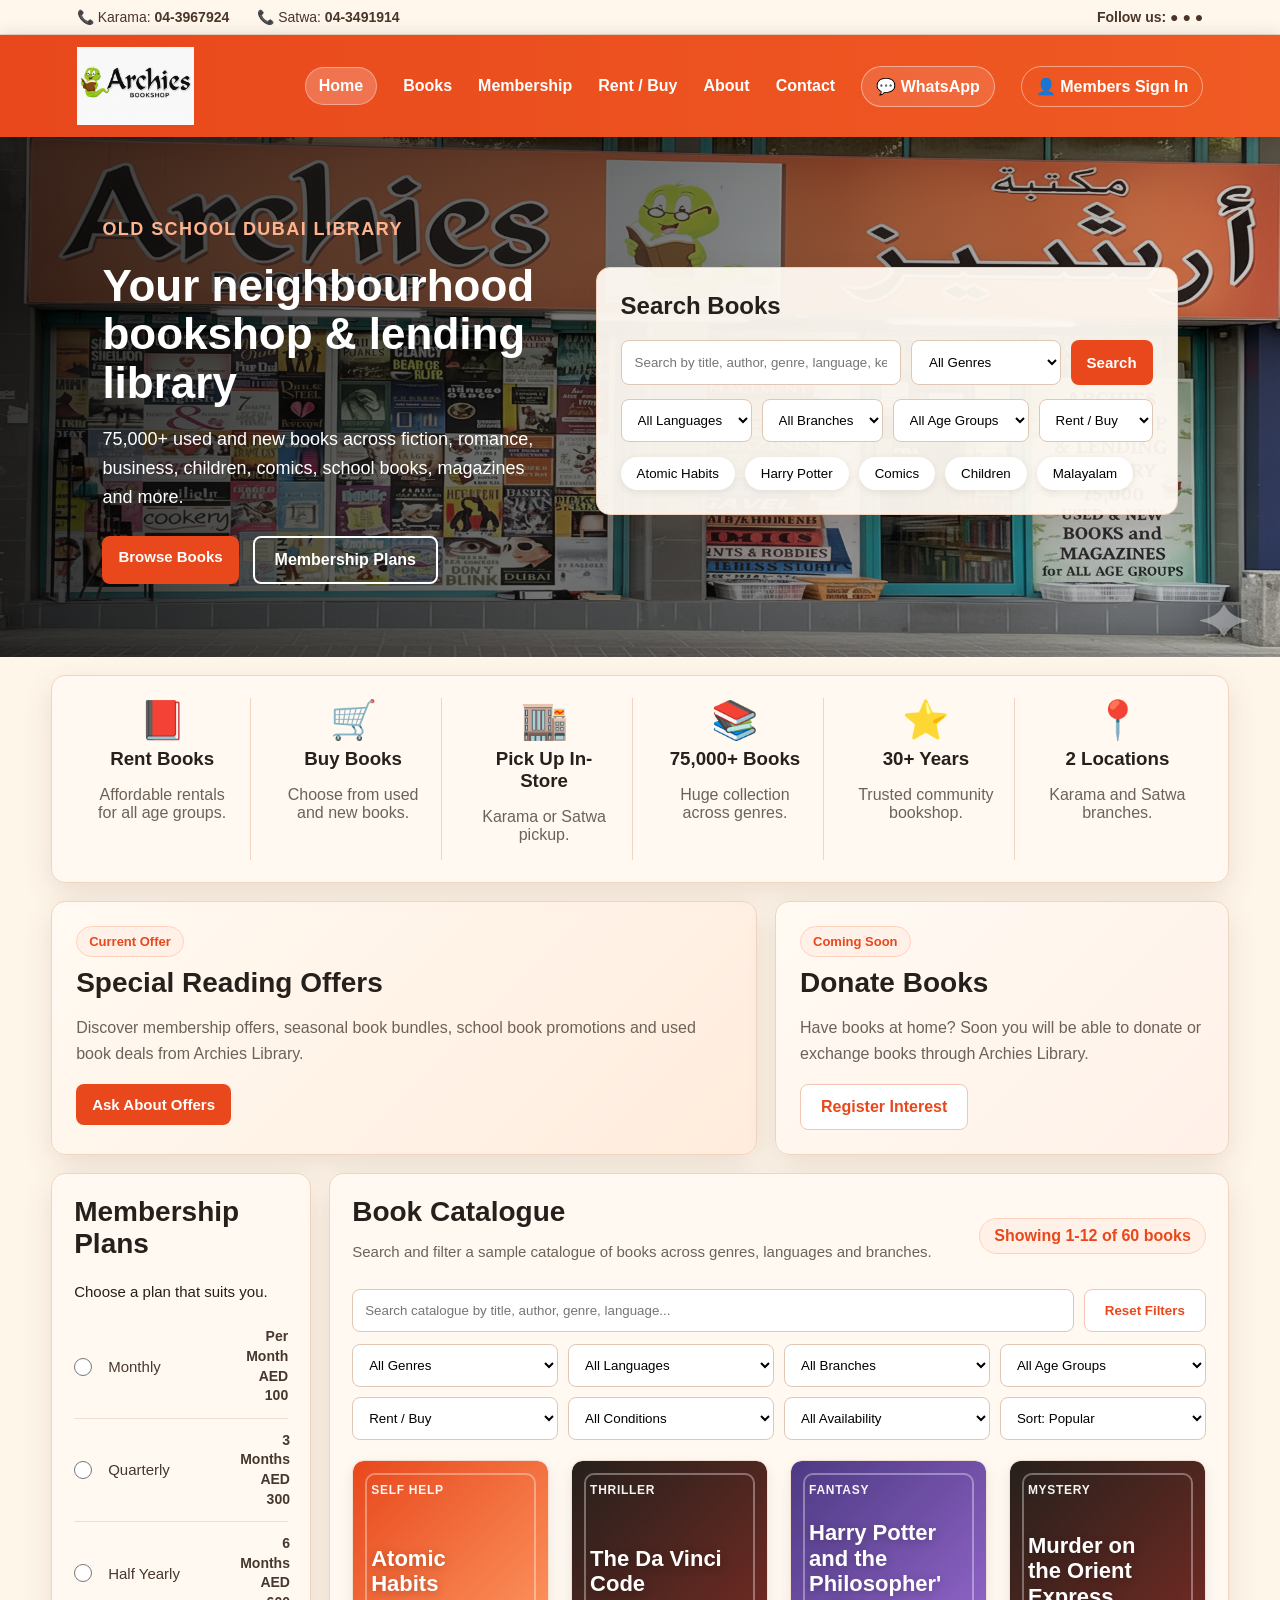
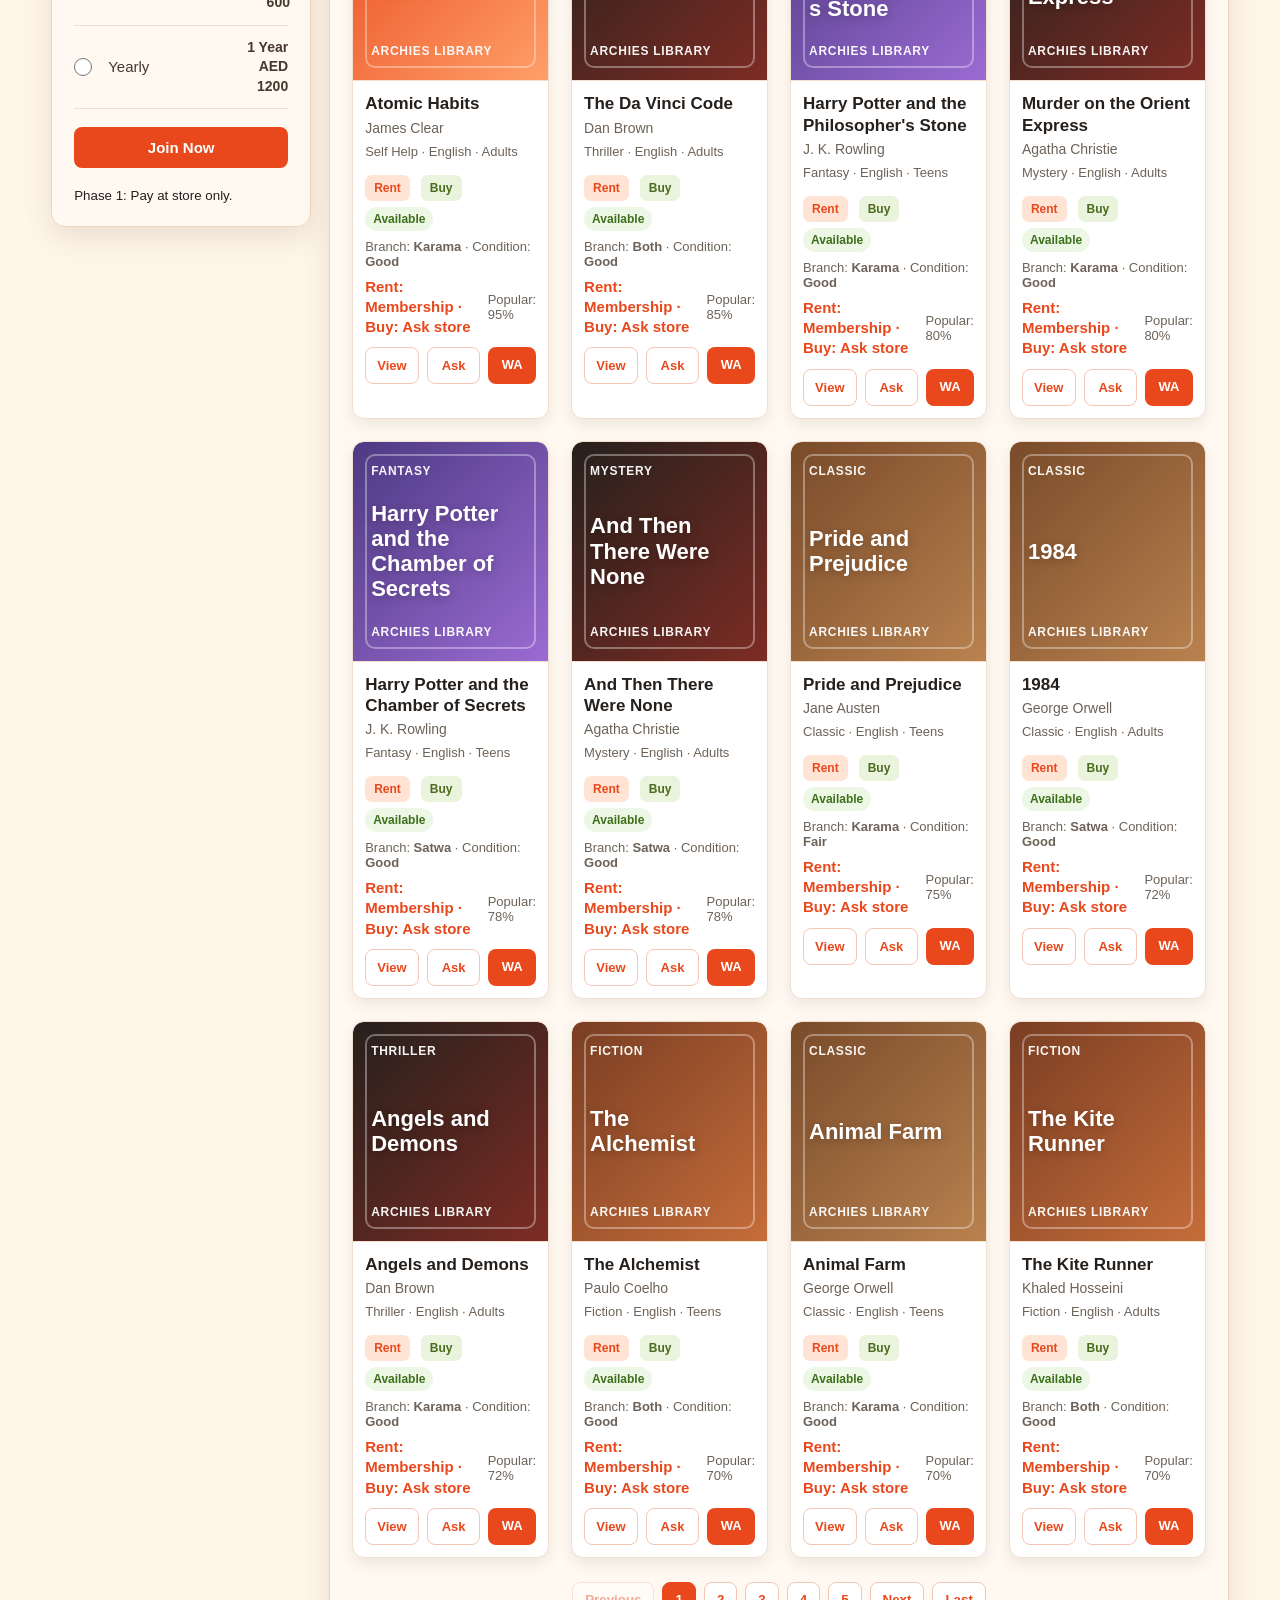
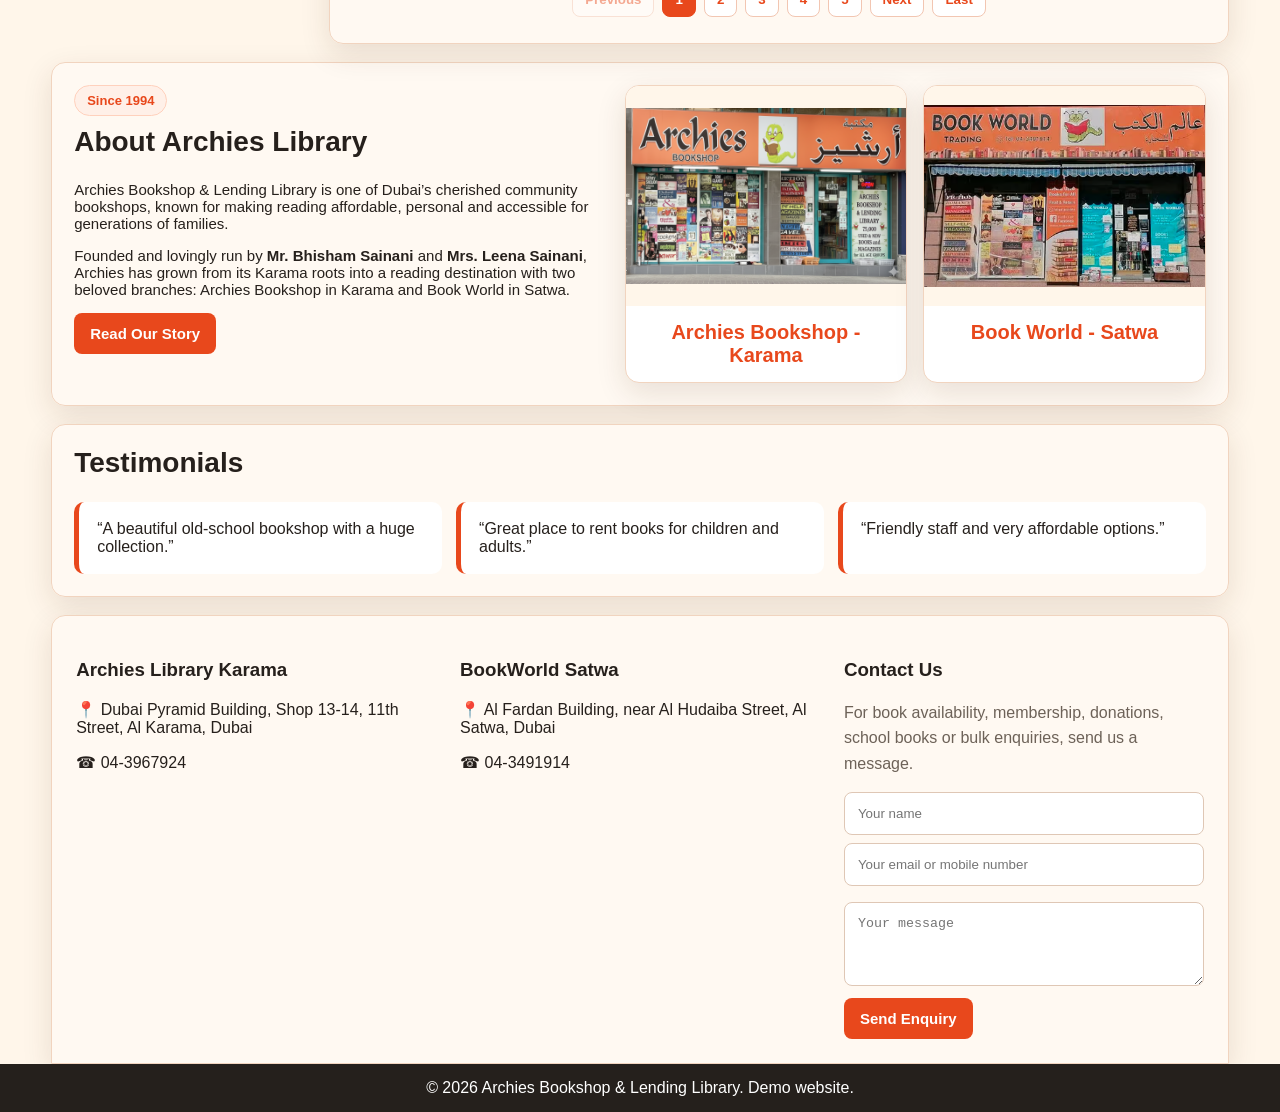
<file: index.html>
<!DOCTYPE html>
<html lang="en">
<head>
  <meta charset="UTF-8" />
  <meta name="viewport" content="width=device-width, initial-scale=1.0" />
  <title>Archies Bookshop & Lending Library Dubai</title>
  <link rel="stylesheet" href="styles.css" />
</head>
<body>
  <div class="site-header">
  <div class="topbar">
    <div>📞 Karama: <strong>04-3967924</strong></div>
    <div>📞 Satwa: <strong>04-3491914</strong></div>
    <div class="social">Follow us: ● ● ●</div>
  </div>

  <header class="main-header">
    <a class="brand" href="index.html#home">
      <img src="assets/logo.png" alt="Archies Bookshop logo" />
    </a>
    <button class="menu-btn" id="menuBtn">☰</button>
    <nav id="navMenu">
      <a class="active" href="index.html#home">Home</a>
      <a href="index.html#catalogue">Books</a>
      <a href="index.html#membership">Membership</a>
      <a href="index.html#catalogue">Rent / Buy</a>
      <a href="about.html">About</a>
      <a href="contact.html">Contact</a>
      <a class="whatsapp-nav" href="https://wa.me/97143967924" target="_blank">💬 WhatsApp</a>
      <a class="account" href="login.html">👤 Members Sign In</a>
    </nav>
  </header>
  </div>

  <main>
    <section id="home" class="hero">
      <div class="hero-overlay"></div>
      <div class="hero-content">
        <div class="hero-text">
          <p class="tag">Old School Dubai Library</p>
          <h1>Your neighbourhood bookshop & lending library</h1>
          <p>75,000+ used and new books across fiction, romance, business, children, comics, school books, magazines and more.</p>
          <div class="hero-actions">
            <a href="#catalogue" class="btn primary">Browse Books</a>
            <a href="#membership" class="btn secondary">Membership Plans</a>
          </div>
        </div>
        <div class="search-card">
          <h2>Search Books</h2>
          <div class="search-row">
            <input id="searchInput" type="text" placeholder="Search by title, author, genre, language, keyword..." />
            <select id="categoryFilter">
              <option value="all">All Genres</option>
            </select>
            <button id="searchBtn" class="btn primary">Search</button>
          </div>

          <div class="advanced-filters">
            <select id="languageFilter">
              <option value="all">All Languages</option>
            </select>
            <select id="branchFilter">
              <option value="all">All Branches</option>
            </select>
            <select id="ageFilter">
              <option value="all">All Age Groups</option>
            </select>
            <select id="typeFilter">
              <option value="all">Rent / Buy</option>
              <option value="Rent">Rent</option>
              <option value="Buy">Buy</option>
              <option value="Rent & Buy">Rent & Buy</option>
            </select>
          </div>

          <div class="quick-tags">
            <button data-key="Atomic Habits">Atomic Habits</button>
            <button data-key="Harry Potter">Harry Potter</button>
            <button data-key="Comics">Comics</button>
            <button data-key="Children">Children</button>
            <button data-key="Malayalam">Malayalam</button>
          </div>
        </div>
      </div>
    </section>

    <section class="feature-strip combined-benefits" id="rentbuy">
      <div><span>📕</span><h3>Rent Books</h3><p>Affordable rentals for all age groups.</p></div>
      <div><span>🛒</span><h3>Buy Books</h3><p>Choose from used and new books.</p></div>
      <div><span>🏬</span><h3>Pick Up In-Store</h3><p>Karama or Satwa pickup.</p></div>
      <div><span>📚</span><h3>75,000+ Books</h3><p>Huge collection across genres.</p></div>
      <div><span>⭐</span><h3>30+ Years</h3><p>Trusted community bookshop.</p></div>
      <div><span>📍</span><h3>2 Locations</h3><p>Karama and Satwa branches.</p></div>
    </section>

    <section class="offers-section" id="offers">
      <div class="offer-card main-offer">
        <span class="offer-label">Current Offer</span>
        <h2>Special Reading Offers</h2>
        <p>Discover membership offers, seasonal book bundles, school book promotions and used book deals from Archies Library.</p>
        <a href="#contact" class="btn primary">Ask About Offers</a>
      </div>
      <div class="offer-card donate-card" id="donate">
        <span class="offer-label">Coming Soon</span>
        <h2>Donate Books</h2>
        <p>Have books at home? Soon you will be able to donate or exchange books through Archies Library.</p>
        <a href="#contact" class="btn light">Register Interest</a>
      </div>
    </section>

    <section class="layout-grid">
      <aside class="panel" id="membership">
        <h2>Membership Plans</h2>
        <p>Choose a plan that suits you.</p>
       <label>
  <input type="radio" name="plan">
  <span>Monthly</span>
  <strong>Per Month<br>AED 100</strong>
</label>

<label>
  <input type="radio" name="plan">
  <span>Quarterly</span>
  <strong>3 Months<br>AED 300</strong>
</label>

<label>
  <input type="radio" name="plan">
  <span>Half Yearly</span>
  <strong>6 Months<br>AED 600</strong>
</label>

<label>
  <input type="radio" name="plan">
  <span>Yearly</span>
  <strong>1 Year<br>AED 1200</strong>
</label>
        <button class="btn primary full">Join Now</button>
        <small>Phase 1: Pay at store only.</small>
      </aside>

      <section class="panel books-section" id="catalogue">
        <div class="section-head">
          <div>
            <h2>Book Catalogue</h2>
            <p class="section-subtitle">Search and filter a sample catalogue of books across genres, languages and branches.</p>
          </div>
          <span id="resultCount" class="result-count">Showing books</span>
        </div>

        <div class="catalogue-search-row">
          <input id="catalogueSearchInput" type="text" placeholder="Search catalogue by title, author, genre, language..." />
          <button id="resetFilters" class="btn light">Reset Filters</button>
        </div>

        <div class="catalogue-toolbar full-filter-grid">
          <select id="catalogueGenreFilter">
            <option value="all">All Genres</option>
          </select>
          <select id="catalogueLanguageFilter">
            <option value="all">All Languages</option>
          </select>
          <select id="catalogueBranchFilter">
            <option value="all">All Branches</option>
          </select>
          <select id="catalogueAgeFilter">
            <option value="all">All Age Groups</option>
          </select>
          <select id="catalogueTypeFilter">
            <option value="all">Rent / Buy</option>
            <option value="Rent">Rent</option>
            <option value="Buy">Buy</option>
            <option value="Rent & Buy">Rent & Buy</option>
          </select>
          <select id="conditionFilter">
            <option value="all">All Conditions</option>
          </select>
          <select id="availabilityFilter">
            <option value="all">All Availability</option>
            <option value="Available">Available</option>
            <option value="Limited">Limited</option>
            <option value="Out of Stock">Out of Stock</option>
          </select>
          <select id="sortFilter">
            <option value="popular">Sort: Popular</option>
            <option value="title">Sort: Title A-Z</option>
            <option value="priceLow">Sort: Price Low to High</option>
            <option value="priceHigh">Sort: Price High to Low</option>
          </select>
        </div>

        <div id="booksGrid" class="books-grid"></div>
        <div id="paginationControls" class="pagination-controls"></div>
      </section>
    </section>
    <section id="about" class="panel about-section about-preview">
      <div class="about-preview-grid">
        <div class="about-text">
          <span class="offer-label">Since 1994</span>
          <h2>About Archies Library</h2>
          <p>
            Archies Bookshop & Lending Library is one of Dubai’s cherished community bookshops, known for making reading affordable, personal and accessible for generations of families.
          </p>
          <p>
            Founded and lovingly run by <strong>Mr. Bhisham Sainani</strong> and <strong>Mrs. Leena Sainani</strong>, Archies has grown from its Karama roots into a reading destination with two beloved branches: Archies Bookshop in Karama and Book World in Satwa.
          </p>
          <a class="btn primary" href="about.html">Read Our Story</a>
        </div>
        <div class="about-mini-cards">
          <div class="branch-card">
            <img src="assets/karama-store.png" alt="Archies Bookshop Karama">
            <h3>Archies Bookshop - Karama</h3>
          </div>
          <div class="branch-card">
            <img src="assets/satwa-store.png" alt="Book World Satwa">
            <h3>Book World - Satwa</h3>
          </div>
        </div>
      </div>
    </section>

<section class="panel testimonials">
      <h2>Testimonials</h2>
      <div class="testimonial-grid">
        <blockquote>“A beautiful old-school bookshop with a huge collection.”</blockquote>
        <blockquote>“Great place to rent books for children and adults.”</blockquote>
        <blockquote>“Friendly staff and very affordable options.”</blockquote>
      </div>
    </section>

    <section class="footer-grid contact-section" id="contact">
      <div class="contact-branch">
        <h3>Archies Library Karama</h3>
        <p>📍 Dubai Pyramid Building, Shop 13-14, 11th Street, Al Karama, Dubai</p>
        <p>☎ 04-3967924</p>
        <iframe
          title="Archies Library Karama Map"
          src="https://www.google.com/maps?q=Archies%20Library%20Karama%20Dubai%20Pyramid%20Building&output=embed"
          loading="lazy"
          referrerpolicy="no-referrer-when-downgrade"></iframe>
      </div>
      <div class="contact-branch">
        <h3>BookWorld Satwa</h3>
        <p>📍 Al Fardan Building, near Al Hudaiba Street, Al Satwa, Dubai</p>
        <p>☎ 04-3491914</p>
        <iframe
          title="BookWorld Satwa Map"
          src="https://www.google.com/maps?q=Book%20World%20Satwa%20Dubai&output=embed"
          loading="lazy"
          referrerpolicy="no-referrer-when-downgrade"></iframe>
      </div>
      <div class="contact-form-card">
        <h3>Contact Us</h3>
        <p>For book availability, membership, donations, school books or bulk enquiries, send us a message.</p>
        <input placeholder="Your name" />
        <input placeholder="Your email or mobile number" />
        <textarea placeholder="Your message"></textarea>
        <button class="btn primary">Send Enquiry</button>
      </div>
    </section>

    <div class="book-modal-backdrop" id="bookDetailsModal" aria-hidden="true">
      <div class="book-modal" role="dialog" aria-modal="true" aria-label="Book details">
        <button class="modal-close" type="button" data-close-modal>×</button>
        <div id="bookDetailsContent" class="book-details-content"></div>
      </div>
    </div>
  </main>

  <footer>© 2026 Archies Bookshop & Lending Library. Demo website.</footer>
  <script src="app.js"></script>
</body>
</html>
</file>
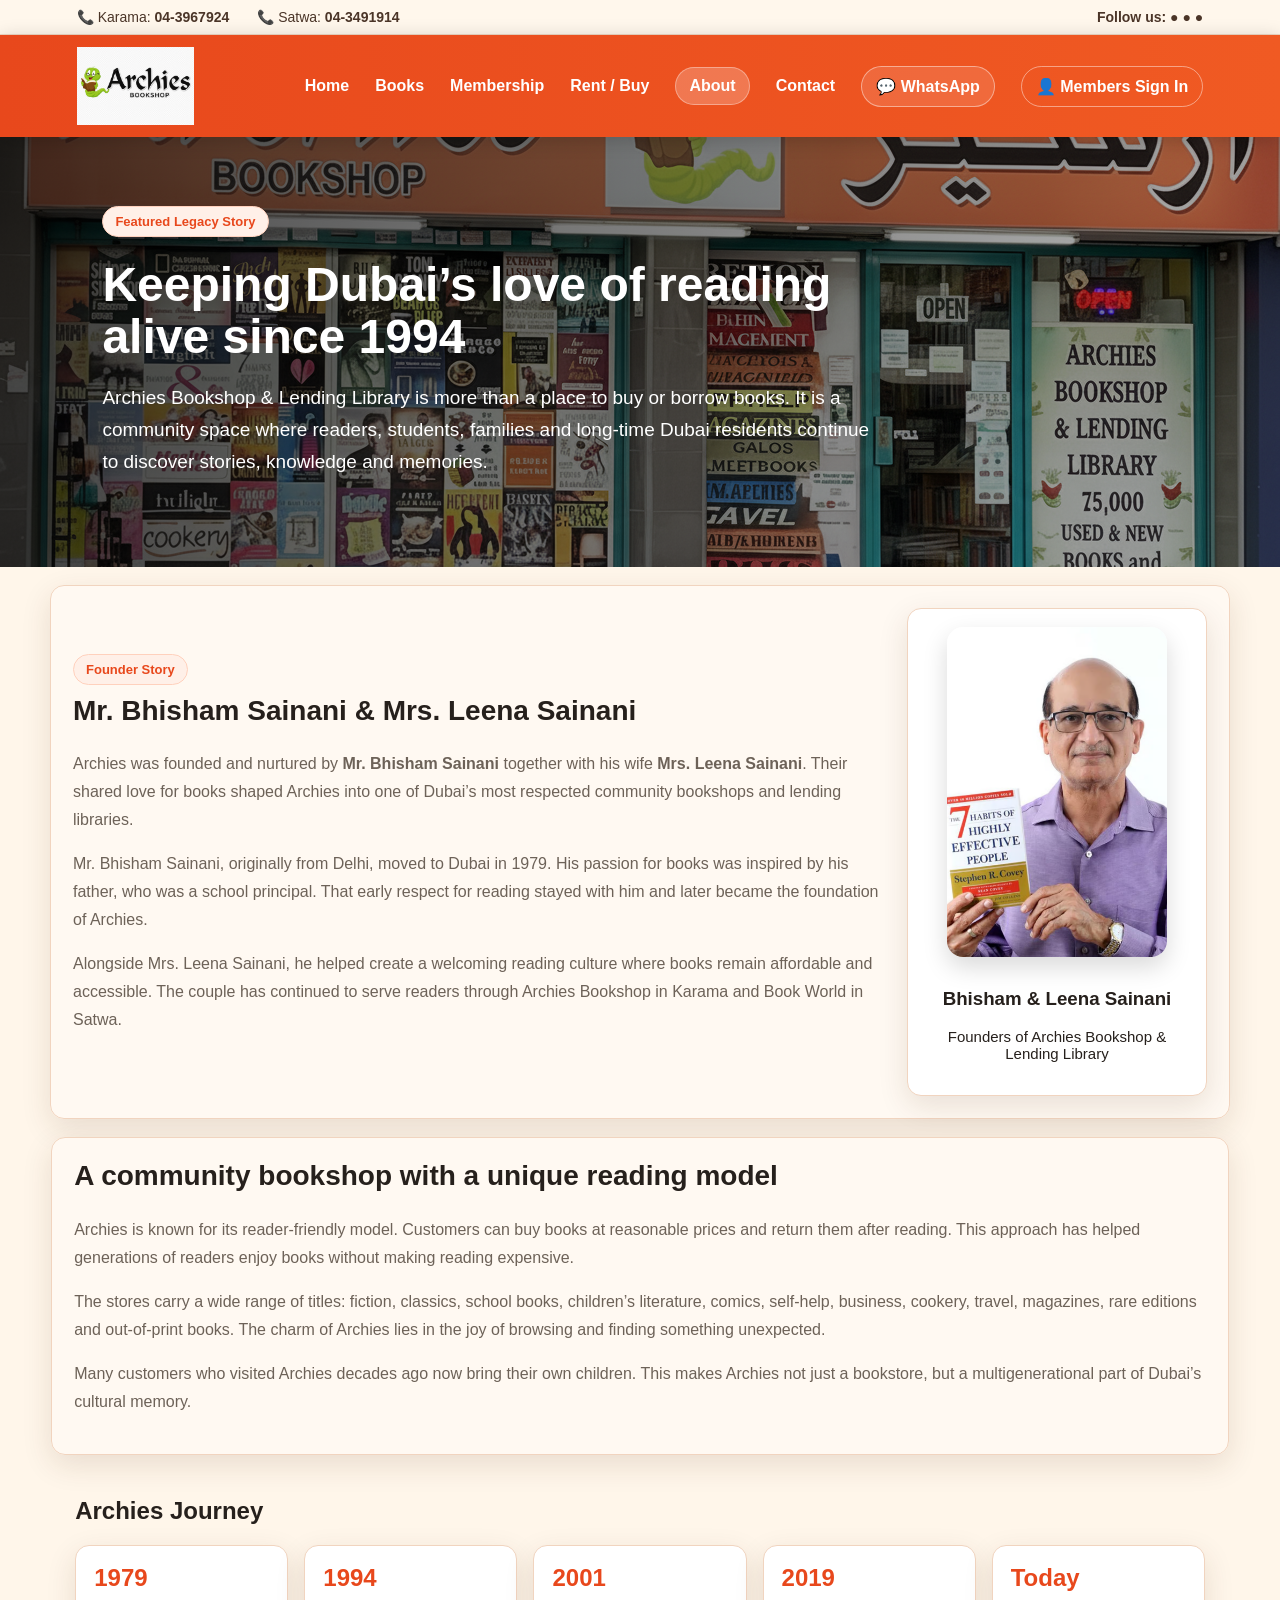
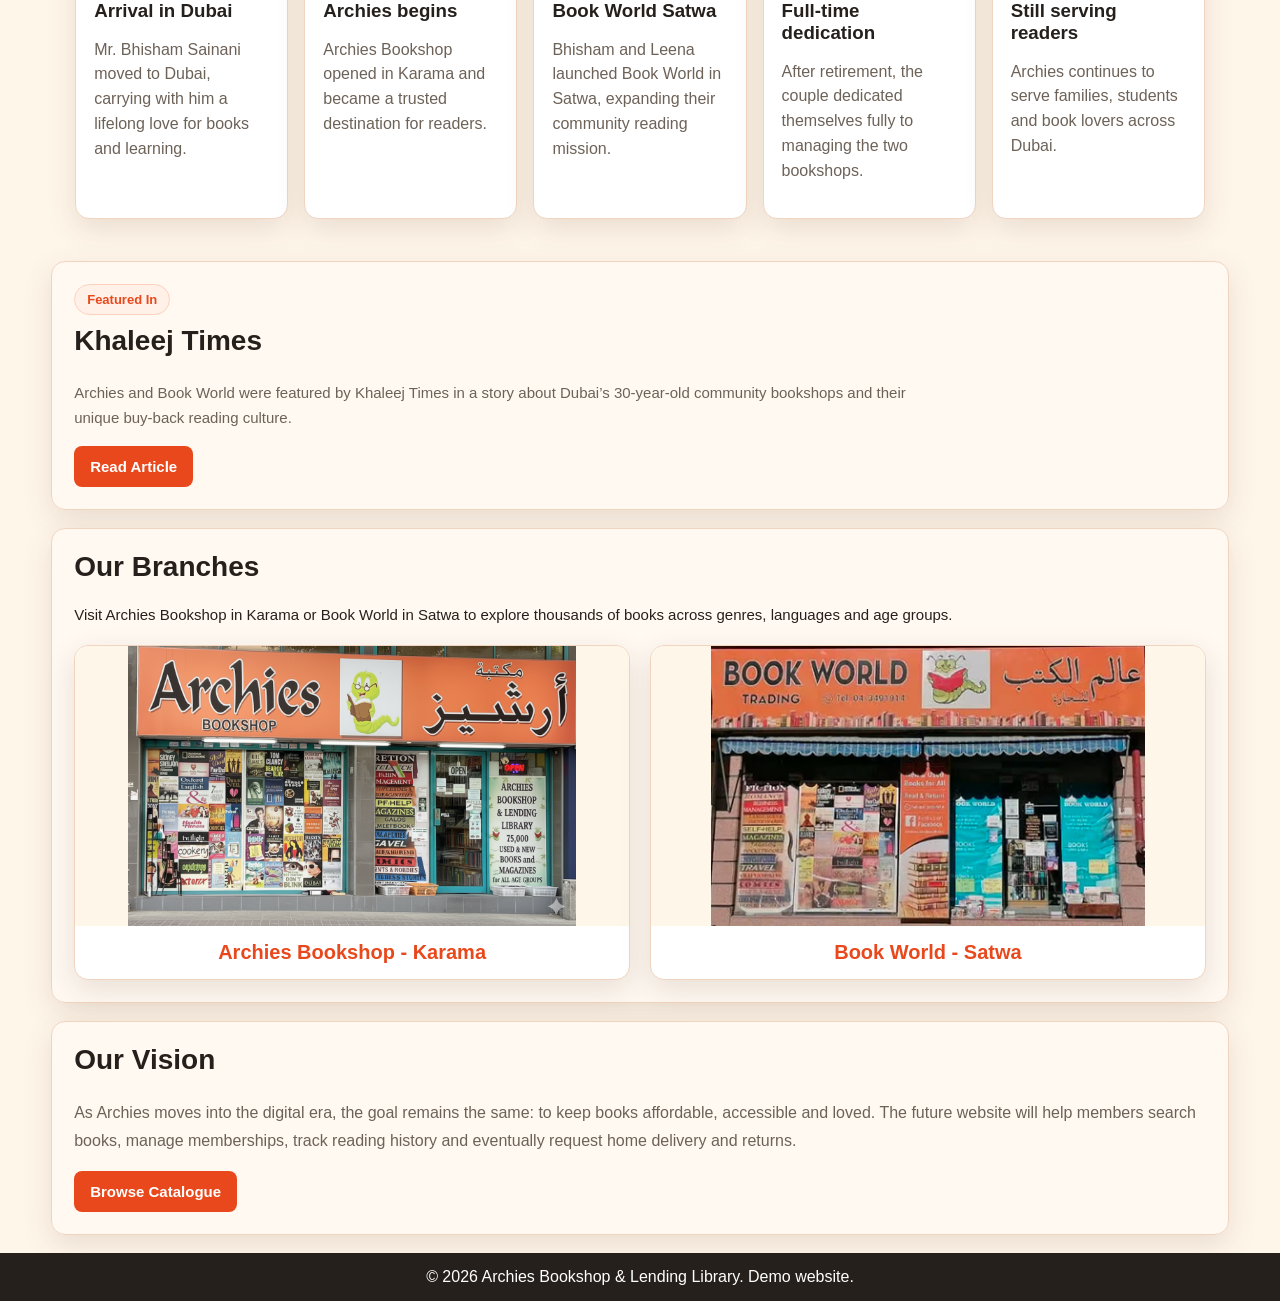
<file: about.html>
<!DOCTYPE html>
<html lang="en">
<head>
  <meta charset="UTF-8" />
  <meta name="viewport" content="width=device-width, initial-scale=1.0" />
  <title>About Archies Library Dubai</title>
  <link rel="stylesheet" href="styles.css" />
</head>
<body class="about-page">
  <div class="site-header">
  <div class="topbar">
    <div>📞 Karama: <strong>04-3967924</strong></div>
    <div>📞 Satwa: <strong>04-3491914</strong></div>
    <div class="social">Follow us: ● ● ●</div>
  </div>

  <header class="main-header">
    <a class="brand" href="index.html#home">
      <img src="assets/logo.png" alt="Archies Bookshop logo" />
    </a>
    <button class="menu-btn" id="menuBtn">☰</button>
    <nav id="navMenu">
      <a href="index.html#home">Home</a>
      <a href="index.html#catalogue">Books</a>
      <a href="index.html#membership">Membership</a>
      <a href="index.html#catalogue">Rent / Buy</a>
      <a class="active" href="about.html">About</a>
      <a href="contact.html">Contact</a>
      <a class="whatsapp-nav" href="https://wa.me/97143967924" target="_blank">💬 WhatsApp</a>
      <a class="account" href="login.html">👤 Members Sign In</a>
    </nav>
  </header>
  </div>

  <main>
    <section class="about-hero">
      <div class="about-hero-card">
        <span class="offer-label">Featured Legacy Story</span>
        <h1>Keeping Dubai’s love of reading alive since 1994</h1>
        <p>
          Archies Bookshop & Lending Library is more than a place to buy or borrow books. It is a community space where readers, students, families and long-time Dubai residents continue to discover stories, knowledge and memories.
        </p>
      </div>
    </section>

    <section class="panel founder-section">
      <div class="founder-story">
        <span class="offer-label">Founder Story</span>
        <h2>Mr. Bhisham Sainani & Mrs. Leena Sainani</h2>
        <p>
          Archies was founded and nurtured by <strong>Mr. Bhisham Sainani</strong> together with his wife <strong>Mrs. Leena Sainani</strong>. Their shared love for books shaped Archies into one of Dubai’s most respected community bookshops and lending libraries.
        </p>
        <p>
          Mr. Bhisham Sainani, originally from Delhi, moved to Dubai in 1979. His passion for books was inspired by his father, who was a school principal. That early respect for reading stayed with him and later became the foundation of Archies.
        </p>
        <p>
          Alongside Mrs. Leena Sainani, he helped create a welcoming reading culture where books remain affordable and accessible. The couple has continued to serve readers through Archies Bookshop in Karama and Book World in Satwa.
        </p>
      </div>
      <div class="founder-card">
        <div class="founder-photo">
          <img src="assets/founder-bhisham-leena.png" alt="Mr. Bhisham Sainani and Mrs. Leena Sainani">
        </div>
        <h3>Bhisham & Leena Sainani</h3>
        <p>Founders of Archies Bookshop & Lending Library</p>
      </div>
    </section>

    <section class="panel legacy-section">
      <h2>A community bookshop with a unique reading model</h2>
      <p>
        Archies is known for its reader-friendly model. Customers can buy books at reasonable prices and return them after reading. This approach has helped generations of readers enjoy books without making reading expensive.
      </p>
      <p>
        The stores carry a wide range of titles: fiction, classics, school books, children’s literature, comics, self-help, business, cookery, travel, magazines, rare editions and out-of-print books. The charm of Archies lies in the joy of browsing and finding something unexpected.
      </p>
      <p>
        Many customers who visited Archies decades ago now bring their own children. This makes Archies not just a bookstore, but a multigenerational part of Dubai’s cultural memory.
      </p>
    </section>

    <section class="timeline-section">
      <h2>Archies Journey</h2>
      <div class="timeline-grid">
        <div class="timeline-item">
          <strong>1979</strong>
          <h3>Arrival in Dubai</h3>
          <p>Mr. Bhisham Sainani moved to Dubai, carrying with him a lifelong love for books and learning.</p>
        </div>
        <div class="timeline-item">
          <strong>1994</strong>
          <h3>Archies begins</h3>
          <p>Archies Bookshop opened in Karama and became a trusted destination for readers.</p>
        </div>
        <div class="timeline-item">
          <strong>2001</strong>
          <h3>Book World Satwa</h3>
          <p>Bhisham and Leena launched Book World in Satwa, expanding their community reading mission.</p>
        </div>
        <div class="timeline-item">
          <strong>2019</strong>
          <h3>Full-time dedication</h3>
          <p>After retirement, the couple dedicated themselves fully to managing the two bookshops.</p>
        </div>
        <div class="timeline-item">
          <strong>Today</strong>
          <h3>Still serving readers</h3>
          <p>Archies continues to serve families, students and book lovers across Dubai.</p>
        </div>
      </div>
    </section>

    <section class="panel featured-section">
      <div>
        <span class="offer-label">Featured In</span>
        <h2>Khaleej Times</h2>
        <p>
          Archies and Book World were featured by Khaleej Times in a story about Dubai’s 30-year-old community bookshops and their unique buy-back reading culture.
        </p>
        <a class="btn primary" href="https://www.khaleejtimes.com/lifestyle/books/dubai-these-30-year-old-community-bookshops-allow-patrons-to-return-books-for-half-the-price?_refresh=true" target="_blank">Read Article</a>
      </div>
    </section>

    <section class="panel about-section">
      <div class="about-text">
        <h2>Our Branches</h2>
        <p>
          Visit Archies Bookshop in Karama or Book World in Satwa to explore thousands of books across genres, languages and age groups.
        </p>
      </div>

      <div class="branch-photos">
        <div class="branch-card">
          <img src="assets/karama-store.png" alt="Archies Bookshop Karama">
          <h3>Archies Bookshop - Karama</h3>
        </div>

        <div class="branch-card">
          <img src="assets/satwa-store.png" alt="Book World Satwa">
          <h3>Book World - Satwa</h3>
        </div>
      </div>
    </section>

    <section class="panel vision-section">
      <h2>Our Vision</h2>
      <p>
        As Archies moves into the digital era, the goal remains the same: to keep books affordable, accessible and loved. The future website will help members search books, manage memberships, track reading history and eventually request home delivery and returns.
      </p>
      <a class="btn primary" href="index.html#catalogue">Browse Catalogue</a>
    </section>
  </main>

  <footer>© 2026 Archies Bookshop & Lending Library. Demo website.</footer>
  <script src="app.js"></script>
</body>
</html>
</file>
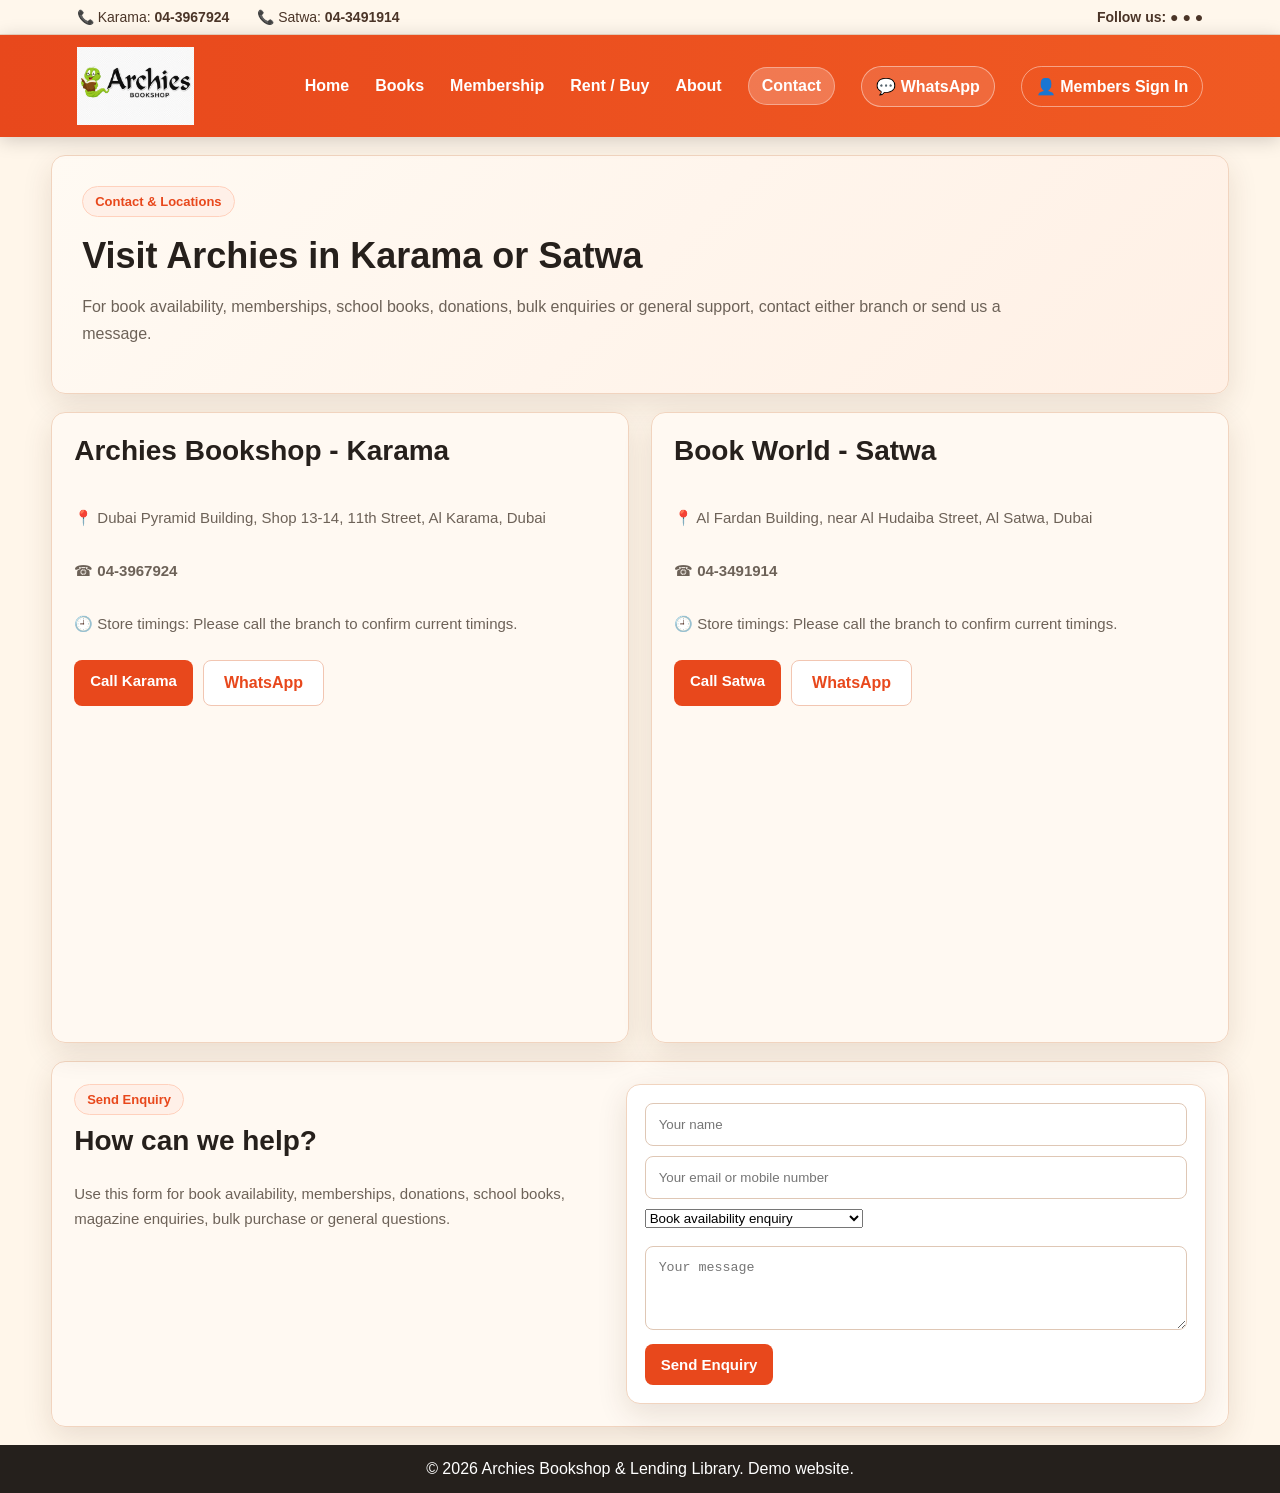
<file: contact.html>
<!DOCTYPE html>
<html lang="en">
<head>
  <meta charset="UTF-8" />
  <meta name="viewport" content="width=device-width, initial-scale=1.0" />
  <title>Contact Archies Library Dubai</title>
  <link rel="stylesheet" href="styles.css" />
</head>
<body class="contact-page">
  <div class="site-header">
  <div class="topbar">
    <div>📞 Karama: <strong>04-3967924</strong></div>
    <div>📞 Satwa: <strong>04-3491914</strong></div>
    <div class="social">Follow us: ● ● ●</div>
  </div>

  <header class="main-header">
    <a class="brand" href="index.html#home">
      <img src="assets/logo.png" alt="Archies Bookshop logo" />
    </a>
    <button class="menu-btn" id="menuBtn">☰</button>
    <nav id="navMenu">
      <a href="index.html#home">Home</a>
      <a href="index.html#catalogue">Books</a>
      <a href="index.html#membership">Membership</a>
      <a href="index.html#catalogue">Rent / Buy</a>
      <a href="about.html">About</a>
      <a class="active" href="contact.html">Contact</a>
      <a class="whatsapp-nav" href="https://wa.me/97143967924" target="_blank">💬 WhatsApp</a>
      <a class="account" href="login.html">👤 Members Sign In</a>
    </nav>
  </header>
  </div>

  <main>
    <section class="contact-hero">
      <div class="contact-hero-card">
        <span class="offer-label">Contact & Locations</span>
        <h1>Visit Archies in Karama or Satwa</h1>
        <p>For book availability, memberships, school books, donations, bulk enquiries or general support, contact either branch or send us a message.</p>
      </div>
    </section>

    <section class="contact-page-grid">
      <div class="contact-location-card panel">
        <h2>Archies Bookshop - Karama</h2>
        <p>📍 Dubai Pyramid Building, Shop 13-14, 11th Street, Al Karama, Dubai</p>
        <p>☎ <strong>04-3967924</strong></p>
        <p>🕘 Store timings: Please call the branch to confirm current timings.</p>
        <div class="contact-actions">
          <a class="btn primary" href="tel:043967924">Call Karama</a>
          <a class="btn light" href="https://wa.me/97143967924" target="_blank">WhatsApp</a>
        </div>
        <iframe
          title="Archies Library Karama Map"
          src="https://www.google.com/maps?q=Archies%20Library%20Karama%20Dubai%20Pyramid%20Building&output=embed"
          loading="lazy"
          referrerpolicy="no-referrer-when-downgrade"></iframe>
      </div>

      <div class="contact-location-card panel">
        <h2>Book World - Satwa</h2>
        <p>📍 Al Fardan Building, near Al Hudaiba Street, Al Satwa, Dubai</p>
        <p>☎ <strong>04-3491914</strong></p>
        <p>🕘 Store timings: Please call the branch to confirm current timings.</p>
        <div class="contact-actions">
          <a class="btn primary" href="tel:043491914">Call Satwa</a>
          <a class="btn light" href="https://wa.me/97143491914" target="_blank">WhatsApp</a>
        </div>
        <iframe
          title="Book World Satwa Map"
          src="https://www.google.com/maps?q=Book%20World%20Satwa%20Dubai&output=embed"
          loading="lazy"
          referrerpolicy="no-referrer-when-downgrade"></iframe>
      </div>
    </section>

    <section class="panel contact-message-section">
      <div>
        <span class="offer-label">Send Enquiry</span>
        <h2>How can we help?</h2>
        <p>Use this form for book availability, memberships, donations, school books, magazine enquiries, bulk purchase or general questions.</p>
      </div>
      <div class="contact-form-card">
        <input placeholder="Your name" />
        <input placeholder="Your email or mobile number" />
        <select>
          <option>Book availability enquiry</option>
          <option>Membership enquiry</option>
          <option>Donate books</option>
          <option>School books / academic books</option>
          <option>Bulk purchase / business enquiry</option>
          <option>Other enquiry</option>
        </select>
        <textarea placeholder="Your message"></textarea>
        <button class="btn primary">Send Enquiry</button>
      </div>
    </section>
  </main>

  <footer>© 2026 Archies Bookshop & Lending Library. Demo website.</footer>
  <script src="app.js"></script>
</body>
</html>
</file>
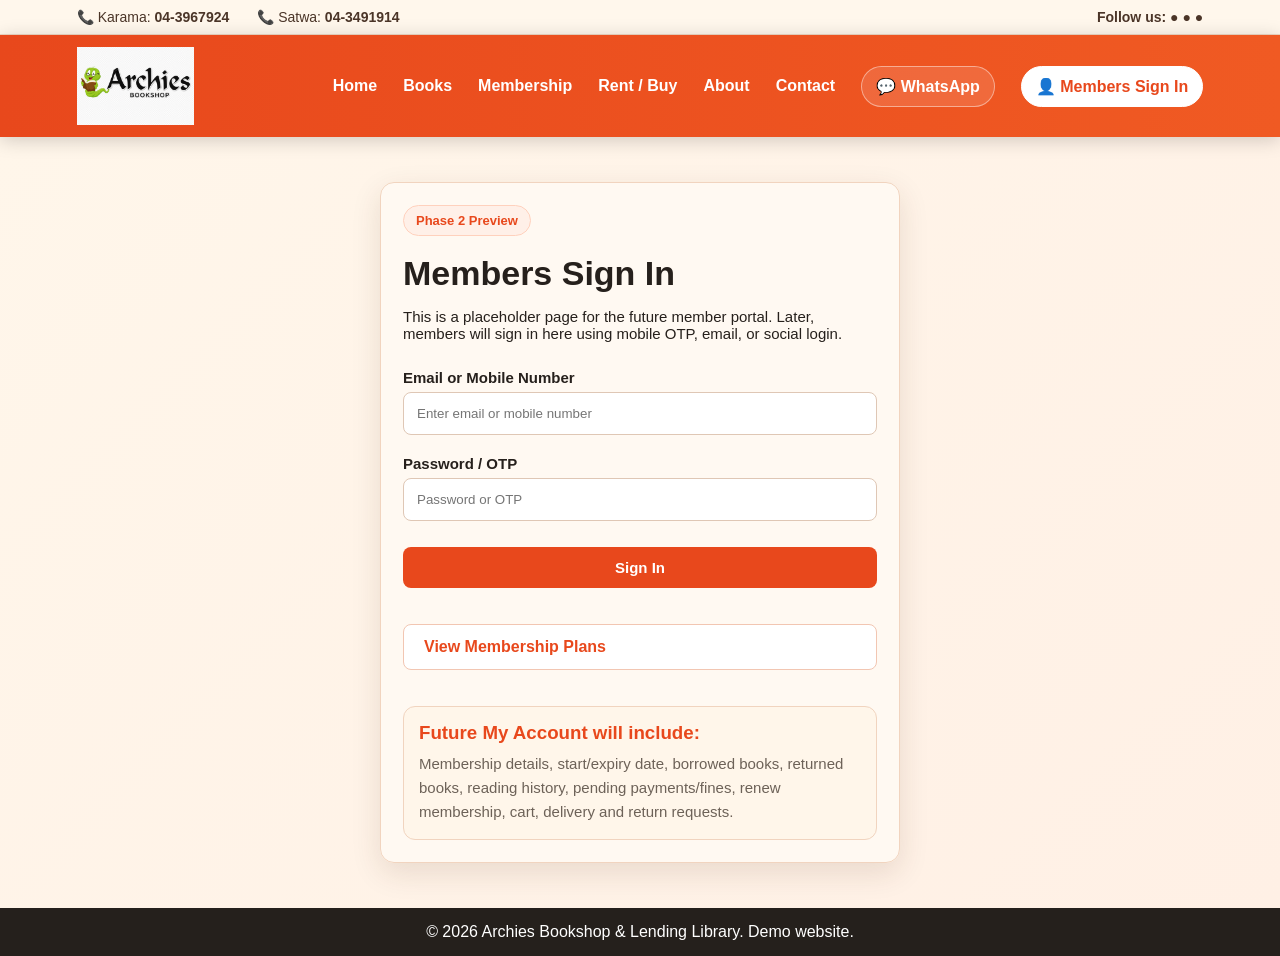
<file: login.html>
<!DOCTYPE html>
<html lang="en">
<head>
  <meta charset="UTF-8" />
  <meta name="viewport" content="width=device-width, initial-scale=1.0" />
  <title>Members Sign In - Archies Library</title>
  <link rel="stylesheet" href="styles.css" />
</head>
<body class="login-page">
  <div class="site-header">
  <div class="topbar">
    <div>📞 Karama: <strong>04-3967924</strong></div>
    <div>📞 Satwa: <strong>04-3491914</strong></div>
    <div class="social">Follow us: ● ● ●</div>
  </div>

  <header class="main-header">
    <a class="brand" href="index.html#home">
      <img src="assets/logo.png" alt="Archies Bookshop logo" />
    </a>
    <button class="menu-btn" id="menuBtn">☰</button>
    <nav id="navMenu">
      <a href="index.html#home">Home</a>
      <a href="index.html#catalogue">Books</a>
      <a href="index.html#membership">Membership</a>
      <a href="index.html#catalogue">Rent / Buy</a>
      <a href="about.html">About</a>
      <a href="contact.html">Contact</a>
      <a class="whatsapp-nav" href="https://wa.me/97143967924" target="_blank">💬 WhatsApp</a>
      <a class="account active" href="login.html">👤 Members Sign In</a>
    </nav>
  </header>
  </div>

  <main class="login-shell">
    <section class="login-card panel">
      <span class="offer-label">Phase 2 Preview</span>
      <h1>Members Sign In</h1>
      <p>This is a placeholder page for the future member portal. Later, members will sign in here using mobile OTP, email, or social login.</p>

      <label>Email or Mobile Number</label>
      <input type="text" placeholder="Enter email or mobile number" />

      <label>Password / OTP</label>
      <input type="password" placeholder="Password or OTP" />

      <button class="btn primary full">Sign In</button>
      <a class="btn light full" href="index.html#membership">View Membership Plans</a>

      <div class="login-note">
        <h3>Future My Account will include:</h3>
        <p>Membership details, start/expiry date, borrowed books, returned books, reading history, pending payments/fines, renew membership, cart, delivery and return requests.</p>
      </div>
    </section>
  </main>

  <footer>© 2026 Archies Bookshop & Lending Library. Demo website.</footer>
  <script src="app.js"></script>
</body>
</html>
</file>
<file: styles.css>
:root{
  --orange:#e8481c;
  --dark-orange:#b93213;
  --cream:#fff6ea;
  --paper:#fffaf3;
  --ink:#26201c;
  --muted:#6d6258;
  --teal:#058b90;
  --border:#f1d4bf;
  --shadow:0 10px 30px rgba(71,38,18,.12);
}

*{box-sizing:border-box}

body{
  margin:0;
  font-family:Segoe UI,Arial,sans-serif;
  background:var(--cream);
  color:var(--ink);
}

a{text-decoration:none;color:inherit}

.topbar{
  height:auto;
  padding:9px 6%;
  display:flex;
  gap:28px;
  justify-content:flex-start;
  align-items:center;
  background:#fff7ec;
  color:#4b3528;
  border-bottom:1px solid #efd8c4;
  font-size:14px;
}

.social{margin-left:auto}

.main-header{
  position:sticky;
  top:0;
  z-index:10;
  background:linear-gradient(90deg,var(--orange),#f05a23);
  display:flex;
  align-items:center;
  padding:12px 6%;
  box-shadow:0 3px 18px rgba(0,0,0,.18);
}

.brand img{
  height:78px;
  width:auto;
  max-width:320px;
  object-fit:contain;
  background:transparent;
  display:block;
}

.main-header nav{
  margin-left:auto;
  display:flex;
  gap:26px;
  align-items:center;
  color:white;
  font-weight:700;
}

.account,
.whatsapp-nav{
  border:1px solid rgba(255,255,255,.45);
  padding:10px 14px;
  border-radius:22px;
}

.whatsapp-nav{
  background:rgba(255,255,255,.12);
}

.menu-btn{
  display:none;
  margin-left:auto;
  background:white;
  color:var(--orange);
  border:0;
  border-radius:8px;
  font-size:24px;
  padding:8px 12px;
}

.hero{
  position:relative;
  min-height:520px;
  background:url('assets/archies-storefront.png') center center/100% 100% no-repeat;
}

.hero-overlay{
  position:absolute;
  inset:0;
  background:linear-gradient(90deg,rgba(0,0,0,.78),rgba(0,0,0,.5),rgba(0,0,0,.1));
}

.hero-content{
  position:relative;
  z-index:1;
  display:grid;
  grid-template-columns:1fr 1fr;
  gap:44px;
  padding:60px 8%;
  align-items:center;
}

.hero-text{color:white}

.tag{
  color:#ffb28e;
  font-weight:800;
  letter-spacing:.08em;
  text-transform:uppercase;
}

.hero h1{
  font-size:44px;
  line-height:1.1;
  margin:0 0 18px;
}

.hero p{
  font-size:18px;
  line-height:1.6;
}

.hero-actions{
  display:flex;
  gap:14px;
  margin-top:25px;
}

.btn{
  display:inline-block;
  border:0;
  border-radius:8px;
  padding:13px 20px;
  font-weight:800;
  cursor:pointer;
}

.primary{background:var(--orange);color:white}
.primary:hover{background:var(--dark-orange)}
.secondary{background:transparent;color:white;border:2px solid white}

.search-card,
.panel,
.feature-strip,
.stats,
.footer-grid{
  background:rgba(255,250,243,.95);
  border:1px solid var(--border);
  border-radius:14px;
  box-shadow:var(--shadow);
}

.search-card{padding:24px}
.search-card h2{margin-top:0}

.search-row{
  display:grid;
  grid-template-columns:1.5fr .8fr auto;
  gap:10px;
}

.search-row input,
.search-row select,
input,
textarea{
  width:100%;
  border:1px solid #dfc7b5;
  border-radius:8px;
  padding:13px;
  background:white;
}

.quick-tags{
  display:flex;
  flex-wrap:wrap;
  gap:10px;
  margin-top:15px;
}

.quick-tags button{
  border:0;
  background:white;
  border-radius:20px;
  padding:9px 16px;
  box-shadow:0 2px 8px rgba(0,0,0,.08);
}

.feature-strip{
  margin:18px 4%;
  padding:22px;
  display:grid;
  grid-template-columns:repeat(6,1fr);
  gap:14px;
}

.feature-strip div{
  border-right:1px solid var(--border);
  padding:0 20px;
}

.feature-strip div:last-child{border-right:0}
.feature-strip span{font-size:38px}
.feature-strip h3{margin:6px 0}
.feature-strip p{color:var(--muted)}

.layout-grid{
  display:grid;
  grid-template-columns:280px 1fr 280px;
  gap:18px;
  margin:18px 4%;
}

.panel{padding:22px}
.panel h2{margin-top:0}

.panel label{
  display:grid;
  grid-template-columns:22px 120px auto;
  align-items:center;
  gap:12px;
  padding:12px 0;
  border-bottom:1px solid #f0ded0;
  color:#47382e;
  font-size:15px;
}

.panel label strong{
  text-align:right;
  line-height:1.4;
  font-size:14px;
}

.panel label input[type="radio"]{
  width:18px;
  height:18px;
  margin:0;
  accent-color:var(--orange);
}

.panel h2{
  margin-top:0;
  font-size:28px;
}

.panel p{
  font-size:15px;
}

.full{
  width:100%;
  margin:16px 0;
}

.primary{
  background:var(--orange);
  color:white;
  border:none;
  border-radius:8px;
  padding:12px 16px;
  font-size:15px;
  font-weight:700;
  cursor:pointer;
}

.full{width:100%;margin:18px 0}

.section-head{
  display:flex;
  justify-content:space-between;
  align-items:center;
}

.section-head a{color:var(--orange);font-weight:800}

.books-grid{
  display:grid;
  grid-template-columns:repeat(5,1fr);
  gap:18px;
}

.book-card{
  background:white;
  border:1px solid #f1dfd0;
  border-radius:12px;
  overflow:hidden;
  box-shadow:0 6px 16px rgba(0,0,0,.08);
}

.book-cover{
  height:170px;
  background:linear-gradient(135deg,#f8e6d6,#fff);
  display:flex;
  align-items:center;
  justify-content:center;
  text-align:center;
  padding:20px;
  color:var(--orange);
  font-weight:900;
  font-size:24px;
}

.book-body{padding:12px}
.book-body h3{font-size:16px;margin:0 0 5px}
.book-body p{margin:0 0 8px;color:var(--muted);font-size:14px}

.chip{
  display:inline-block;
  margin-right:5px;
  background:#ffe4d6;
  color:var(--orange);
  padding:6px 9px;
  border-radius:7px;
  font-size:12px;
  font-weight:800;
}

.chip.buy{background:#eaf3dc;color:#4b6b1f}

.why-card ul{padding-left:0;list-style:none}
.why-card li{margin:13px 0}
.why-card li:before{content:'✓';color:var(--orange);font-weight:900;margin-right:8px}

.whatsapp-card{
  margin-top:20px;
  padding:18px;
  border:1px solid var(--border);
  border-radius:12px;
  background:white;
}

.wa-icon{font-size:42px}

.stats{
  margin:18px 4%;
  display:grid;
  grid-template-columns:repeat(5,1fr);
  gap:20px;
  text-align:center;
  padding:20px;
}

.stats strong{display:block;color:var(--orange);font-size:26px}
.stats span{font-weight:700}

.two-col{
  display:grid;
  grid-template-columns:1fr 1fr;
  gap:18px;
  margin:18px 4%;
}

.image-panel{padding:0;overflow:hidden}
.image-panel img{width:100%;height:100%;object-fit:cover}

.profile-box{
  display:grid;
  grid-template-columns:repeat(3,1fr);
  gap:14px;
}

.profile-box p{background:white;padding:15px;border-radius:10px}

.testimonials,
.panel#profile{margin:18px 4%}

.testimonial-grid{
  display:grid;
  grid-template-columns:repeat(3,1fr);
  gap:14px;
}

.testimonial-grid blockquote{
  background:white;
  border-left:5px solid var(--orange);
  margin:0;
  padding:18px;
  border-radius:10px;
}

.footer-grid{
  margin:18px 4% 0;
  padding:24px;
  display:grid;
  grid-template-columns:repeat(4,1fr);
  gap:24px;
  border-radius:14px 14px 0 0;
}

textarea{height:84px;margin:8px 0;resize:vertical}

footer{
  text-align:center;
  background:#25201c;
  color:white;
  padding:15px;
}

@media(max-width:1000px){
  .hero-content,
  .layout-grid,
  .two-col{grid-template-columns:1fr}
  .books-grid{grid-template-columns:repeat(3,1fr)}
  .feature-strip,
  .stats,
  .footer-grid{grid-template-columns:repeat(2,1fr)}
  .main-header nav{
    display:none;
    position:absolute;
    left:0;
    right:0;
    top:102px;
    background:var(--orange);
    padding:20px;
    flex-direction:column;
  }
  .main-header nav.open{display:flex}
  .menu-btn{display:block}
  .brand img{height:68px;max-width:260px}
}

@media(max-width:620px){
  .topbar{display:block;line-height:1.8}
  .hero-content{padding:35px 5%}
  .hero h1{font-size:34px}
  .search-row{grid-template-columns:1fr}
  .books-grid,
  .feature-strip,
  .stats,
  .footer-grid,
  .profile-box,
  .testimonial-grid{grid-template-columns:1fr}
  .feature-strip div{border-right:0;border-bottom:1px solid var(--border)}
  .main-header{padding:10px 4%}
  .brand img{height:58px;max-width:220px}
}

.about-section{
  margin:18px 4%;
}

.about-text{
  max-width:900px;
  margin-bottom:22px;
}

.branch-photos{
  display:grid;
  grid-template-columns:1fr 1fr;
  gap:20px;
}

.branch-card{
  background:white;
  border:1px solid var(--border);
  border-radius:14px;
  overflow:hidden;
  box-shadow:var(--shadow);
}

.branch-card img{
  width:100%;
  height:280px;
  object-fit:contain;
  object-position:center;
  background:#fff6ea;
  display:block;
}

.branch-card h3{
  margin:0;
  padding:15px;
  color:var(--orange);
  text-align:center;
  font-size:20px;
}

@media(max-width:700px){
  .branch-photos{
    grid-template-columns:1fr;
  }
}


/* V4 Catalogue Enhancements */
.advanced-filters,
.catalogue-toolbar{
  display:grid;
  grid-template-columns:repeat(4,1fr);
  gap:10px;
  margin-top:14px;
}

.catalogue-toolbar{
  grid-template-columns:1fr 1fr 1fr auto;
  margin:14px 0 20px;
}

.catalogue-toolbar select,
.advanced-filters select{
  border:1px solid #dfc7b5;
  border-radius:8px;
  padding:12px;
  background:white;
}

.section-subtitle{
  margin-top:-8px;
  color:var(--muted);
}

.result-count{
  background:#fff0e8;
  color:var(--orange);
  border:1px solid #ffd1bd;
  border-radius:20px;
  padding:8px 14px;
  font-weight:800;
  white-space:nowrap;
}

.btn.light{
  background:white;
  color:var(--orange);
  border:1px solid #f2c6b2;
}

.book-card{
  transition:transform .2s ease, box-shadow .2s ease;
}

.book-card:hover{
  transform:translateY(-5px);
  box-shadow:0 14px 24px rgba(71,38,18,.14);
}

.book-cover{
  height:185px;
  background:linear-gradient(135deg,#ffefe2,#fffaf3);
  position:relative;
  overflow:hidden;
}

.book-cover::before{
  content:'';
  position:absolute;
  inset:12px;
  border:2px solid rgba(232,72,28,.18);
  border-radius:10px;
}

.book-cover .cover-title{
  position:relative;
  z-index:1;
  font-size:20px;
  line-height:1.15;
}

.book-body{
  min-height:205px;
  display:flex;
  flex-direction:column;
}

.book-meta{
  display:flex;
  flex-wrap:wrap;
  gap:6px;
  margin:8px 0;
}

.book-price{
  margin-top:auto;
  display:flex;
  justify-content:space-between;
  align-items:center;
  gap:8px;
}

.book-price strong{
  color:var(--orange);
}

.book-card .small{
  color:var(--muted);
  font-size:13px;
}

.book-actions{
  display:flex;
  gap:8px;
  margin-top:10px;
}

.book-actions a{
  flex:1;
  text-align:center;
  font-size:13px;
  padding:9px 10px;
}

.status{
  display:inline-block;
  padding:5px 8px;
  border-radius:999px;
  font-size:12px;
  font-weight:800;
  background:#edf7e6;
  color:#3d701a;
}

.status.limited{
  background:#fff3d8;
  color:#8a5a00;
}

.status.out{
  background:#f8e4e4;
  color:#9b1d1d;
}

@media(max-width:1000px){
  .advanced-filters,
  .catalogue-toolbar{
    grid-template-columns:1fr 1fr;
  }
}

@media(max-width:620px){
  .advanced-filters,
  .catalogue-toolbar{
    grid-template-columns:1fr;
  }
  .section-head{
    align-items:flex-start;
    gap:10px;
    flex-direction:column;
  }
}


/* V5 Catalogue Layout + Pagination Fixes */
.layout-grid{
  grid-template-columns:260px minmax(0,1fr) 260px;
  align-items:start;
}

.books-section{
  min-width:0;
}

.books-grid{
  grid-template-columns:repeat(3,minmax(210px,1fr));
  gap:22px;
}

.book-card{
  min-width:0;
}

.book-cover{
  height:210px;
}

.book-cover .cover-title{
  font-size:22px;
  max-width:85%;
  word-break:normal;
  overflow-wrap:break-word;
}

.book-body{
  min-height:260px;
}

.book-body h3{
  font-size:17px;
  line-height:1.25;
}

.book-actions{
  display:grid;
  grid-template-columns:1fr 1fr;
  gap:8px;
}

.book-actions a{
  width:100%;
  display:block;
  white-space:nowrap;
  overflow:hidden;
  text-overflow:ellipsis;
  font-size:13px;
  padding:10px 8px;
}

.pagination-controls{
  display:flex;
  flex-wrap:wrap;
  align-items:center;
  justify-content:center;
  gap:8px;
  margin:24px 0 4px;
}

.pagination-controls button{
  border:1px solid #f2c6b2;
  background:white;
  color:var(--orange);
  border-radius:8px;
  padding:9px 12px;
  font-weight:800;
  cursor:pointer;
}

.pagination-controls button.active{
  background:var(--orange);
  color:white;
  border-color:var(--orange);
}

.pagination-controls button:disabled{
  opacity:.45;
  cursor:not-allowed;
}

@media(max-width:1200px){
  .layout-grid{
    grid-template-columns:240px minmax(0,1fr);
  }
  .why-card{
    grid-column:1 / -1;
  }
  .books-grid{
    grid-template-columns:repeat(3,minmax(190px,1fr));
  }
}

@media(max-width:900px){
  .layout-grid{
    grid-template-columns:1fr;
  }
  .books-grid{
    grid-template-columns:repeat(2,minmax(220px,1fr));
  }
}

@media(max-width:620px){
  .books-grid{
    grid-template-columns:1fr;
  }
  .pagination-controls button{
    padding:8px 10px;
    font-size:13px;
  }
}


/* V6 Layout Cleanup */
.combined-benefits{
  align-items:stretch;
}

.combined-benefits div{
  text-align:center;
}

.combined-benefits span{
  display:block;
  margin-bottom:6px;
}

.layout-grid{
  grid-template-columns:260px minmax(0,1fr);
  align-items:start;
}

.books-grid{
  grid-template-columns:repeat(4,minmax(190px,1fr));
}

.why-card{
  display:none;
}

.stats{
  display:none;
}

@media(min-width:1500px){
  .books-grid{
    grid-template-columns:repeat(5,minmax(190px,1fr));
  }
}

@media(max-width:1200px){
  .feature-strip{
    grid-template-columns:repeat(3,1fr);
  }
  .layout-grid{
    grid-template-columns:240px minmax(0,1fr);
  }
  .books-grid{
    grid-template-columns:repeat(3,minmax(190px,1fr));
  }
}

@media(max-width:900px){
  .feature-strip{
    grid-template-columns:repeat(2,1fr);
  }
  .layout-grid{
    grid-template-columns:1fr;
  }
  .books-grid{
    grid-template-columns:repeat(2,minmax(220px,1fr));
  }
}

@media(max-width:620px){
  .feature-strip{
    grid-template-columns:1fr;
  }
  .books-grid{
    grid-template-columns:1fr;
  }
}


/* V7 Full Catalogue Filters */
.catalogue-search-row{
  display:grid;
  grid-template-columns:1fr auto;
  gap:10px;
  margin:14px 0 12px;
}

.catalogue-search-row input{
  width:100%;
  border:1px solid #dfc7b5;
  border-radius:8px;
  padding:12px;
  background:white;
}

.catalogue-toolbar.full-filter-grid{
  display:grid;
  grid-template-columns:repeat(4,minmax(150px,1fr));
  gap:10px;
  margin:0 0 20px;
}

.catalogue-toolbar.full-filter-grid select{
  width:100%;
}

@media(max-width:1000px){
  .catalogue-toolbar.full-filter-grid{
    grid-template-columns:repeat(2,1fr);
  }
}

@media(max-width:620px){
  .catalogue-search-row,
  .catalogue-toolbar.full-filter-grid{
    grid-template-columns:1fr;
  }
}


/* V8 Public Website Cleanup: Offers, Donate, Member Portal */
.offers-section{
  margin:18px 4%;
  display:grid;
  grid-template-columns:1.4fr .9fr;
  gap:18px;
}

.offer-card{
  background:linear-gradient(135deg,#fffaf3,#fff1e8);
  border:1px solid var(--border);
  border-radius:14px;
  box-shadow:var(--shadow);
  padding:24px;
}

.main-offer{
  background:
    linear-gradient(135deg,rgba(255,250,243,.96),rgba(255,235,220,.96));
}

.offer-label{
  display:inline-block;
  background:#fff0e8;
  color:var(--orange);
  border:1px solid #ffd1bd;
  border-radius:999px;
  padding:7px 12px;
  font-weight:800;
  font-size:13px;
  margin-bottom:10px;
}

.offer-card h2{
  margin:0 0 10px;
  font-size:28px;
}

.offer-card p{
  color:var(--muted);
  line-height:1.6;
  margin-bottom:18px;
}

.member-login-section{
  margin:18px 4%;
  display:flex;
  align-items:center;
  justify-content:space-between;
  gap:18px;
}

.member-login-section p{
  max-width:850px;
  color:var(--muted);
  line-height:1.6;
}

@media(max-width:900px){
  .offers-section{
    grid-template-columns:1fr;
  }
  .member-login-section{
    flex-direction:column;
    align-items:flex-start;
  }
}


/* V10 Login Page + Combined Contact/Location Section */
.contact-section{
  grid-template-columns:1fr 1fr 1fr;
  align-items:stretch;
}

.contact-section iframe{
  width:100%;
  height:230px;
  border:0;
  border-radius:12px;
  margin-top:10px;
}

.contact-branch,
.contact-form-card{
  min-width:0;
}

.contact-form-card p{
  color:var(--muted);
  line-height:1.6;
}

.contact-form-card input{
  margin-bottom:8px;
}

.login-page .main-header{
  position:relative;
}

.login-nav{
  margin-left:auto;
  display:flex;
  gap:24px;
  align-items:center;
  color:white;
  font-weight:700;
}

.login-shell{
  min-height:620px;
  display:flex;
  align-items:center;
  justify-content:center;
  padding:45px 4%;
  background:linear-gradient(135deg,#fff6ea,#fff0e5);
}

.login-card{
  width:100%;
  max-width:520px;
}

.login-card h1{
  margin:8px 0 10px;
  font-size:34px;
}

.login-card label{
  display:block;
  border-bottom:0;
  padding:12px 0 6px;
  color:var(--ink);
  font-weight:800;
}

.login-card input{
  margin-bottom:8px;
}

.login-note{
  margin-top:18px;
  padding:15px;
  border-radius:12px;
  background:#fff6ea;
  border:1px solid var(--border);
}

.login-note h3{
  margin:0 0 8px;
  color:var(--orange);
}

.login-note p{
  margin:0;
  color:var(--muted);
  line-height:1.6;
}

@media(max-width:1000px){
  .contact-section{
    grid-template-columns:1fr;
  }
}

@media(max-width:620px){
  .login-nav{
    display:none;
  }
}


/* V11 Dedicated About Page */
.about-preview-grid{
  display:grid;
  grid-template-columns:1fr 1.1fr;
  gap:22px;
  align-items:start;
}

.about-mini-cards{
  display:grid;
  grid-template-columns:1fr 1fr;
  gap:16px;
}

.about-mini-cards .branch-card img{
  height:220px;
}

.about-page .main-header{
  position:relative;
}

.about-hero{
  min-height:430px;
  display:flex;
  align-items:center;
  padding:60px 8%;
  background:
    linear-gradient(90deg,rgba(0,0,0,.72),rgba(0,0,0,.28)),
    url('assets/archies-storefront.png') center center/cover no-repeat;
}

.about-hero-card{
  max-width:780px;
  color:white;
}

.about-hero-card h1{
  font-size:48px;
  line-height:1.08;
  margin:12px 0 16px;
}

.about-hero-card p{
  font-size:19px;
  line-height:1.7;
}

.founder-section{
  margin:18px 4%;
  display:grid;
  grid-template-columns:1.4fr .8fr;
  gap:24px;
  align-items:center;
}

.founder-story p,
.legacy-section p,
.vision-section p{
  color:var(--muted);
  line-height:1.75;
  font-size:16px;
}

.founder-card{
  background:white;
  border:1px solid var(--border);
  border-radius:14px;
  box-shadow:var(--shadow);
  padding:18px;
  text-align:center;
}

.founder-photo{
    display:flex;
    align-items:center;
    justify-content:center;
}

.founder-photo img{
    width:100%;
    max-width:240px;
    height:auto;
    display:block;
    border-radius:18px;
    box-shadow:0 10px 25px rgba(0,0,0,0.15);
}

.legacy-section,
.vision-section,
.featured-section{
  margin:18px 4%;
}

.timeline-section{
  margin:18px 4%;
  padding:24px;
}

.timeline-section h2{
  margin-top:0;
}

.timeline-grid{
  display:grid;
  grid-template-columns:repeat(5,1fr);
  gap:16px;
}

.timeline-item{
  background:white;
  border:1px solid var(--border);
  border-radius:14px;
  padding:18px;
  box-shadow:var(--shadow);
}

.timeline-item strong{
  color:var(--orange);
  font-size:24px;
}

.timeline-item h3{
  margin:8px 0;
}

.timeline-item p{
  color:var(--muted);
  line-height:1.55;
}

.featured-section{
  display:flex;
  align-items:center;
  justify-content:space-between;
  gap:20px;
}

.featured-section p{
  color:var(--muted);
  line-height:1.7;
  max-width:850px;
}

@media(max-width:1000px){
  .about-preview-grid,
  .founder-section{
    grid-template-columns:1fr;
  }
  .timeline-grid{
    grid-template-columns:repeat(2,1fr);
  }
  .featured-section{
    flex-direction:column;
    align-items:flex-start;
  }
}

@media(max-width:620px){
  .about-mini-cards,
  .timeline-grid{
    grid-template-columns:1fr;
  }
  .about-hero{
    padding:42px 5%;
  }
  .about-hero-card h1{
    font-size:34px;
  }
}


/* V13 Consistent Header, Topbar and Anchor Position Fix */
.topbar{
  position:sticky;
  top:0;
  z-index:30;
}

.main-header{
  top:37px;
  z-index:29;
}

#home,
#catalogue,
#membership,
#contact,
#about,
#rentbuy,
#offers{
  scroll-margin-top:150px;
}

/* Final founder photo fix */
.founder-section{
  grid-template-columns:1.4fr 300px !important;
  max-width:1180px;
  margin:18px auto;
}

.founder-card{
  max-width:300px;
  overflow:hidden;
}

.founder-card img{
  width:220px !important;
  max-width:220px !important;
  height:auto !important;
  display:block;
  margin:0 auto 12px auto;
  border-radius:16px;
  box-shadow:0 10px 25px rgba(0,0,0,0.15);
}

@media(max-width:1000px){
  .main-header nav{
    top:112px;
  }
}

@media(max-width:900px){
  .founder-section{
    grid-template-columns:1fr !important;
    margin:18px 4%;
  }

  .founder-card{
    max-width:320px;
    margin:auto;
  }
}

@media(max-width:620px){
  .topbar{
    position:relative;
  }

  .main-header{
    top:0;
  }

  #home,
  #catalogue,
  #membership,
  #contact,
  #about,
  #rentbuy,
  #offers{
    scroll-margin-top:95px;
  }
}


/* V14 Header Cleanup: one sticky header group, no empty row, social shortcuts restored */
.site-header{
  position:sticky;
  top:0;
  z-index:60;
}

.site-header .topbar{
  position:relative !important;
  top:auto !important;
  z-index:auto !important;
}

.site-header .main-header{
  position:relative !important;
  top:auto !important;
  z-index:auto !important;
}

.site-header .social{
  margin-left:auto;
  font-weight:600;
}

@media(max-width:1000px){
  .site-header .main-header nav{
    top:100%;
    z-index:80;
  }
}

@media(max-width:620px){
  .site-header{
    position:relative;
  }
}


/* V15 Contact Page Layout + Active Menu Highlight */
.main-header nav a.active{
  background:rgba(255,255,255,.22);
  border-radius:22px;
  padding:10px 14px;
  box-shadow:inset 0 0 0 1px rgba(255,255,255,.35);
}

.main-header nav a.whatsapp-nav.active,
.main-header nav a.account.active{
  background:white;
  color:var(--orange);
  border-color:white;
}

.contact-hero{
  margin:18px 4%;
  padding:30px;
  border:1px solid var(--border);
  border-radius:14px;
  box-shadow:var(--shadow);
  background:linear-gradient(135deg,#fffaf3,#fff0e5);
}

.contact-hero-card h1{
  margin:8px 0 10px;
  font-size:36px;
}

.contact-hero-card p{
  color:var(--muted);
  line-height:1.7;
  max-width:950px;
}

.contact-page-grid{
  margin:18px 4%;
  display:grid;
  grid-template-columns:repeat(2,minmax(0,1fr));
  gap:22px;
  align-items:stretch;
}

.contact-location-card{
  display:flex;
  flex-direction:column;
}

.contact-location-card h2{
  margin-top:0;
}

.contact-location-card p{
  color:var(--muted);
  line-height:1.55;
}

.contact-actions{
  display:flex;
  gap:10px;
  flex-wrap:wrap;
  margin:10px 0 14px;
}

.contact-location-card iframe{
  width:100%;
  min-height:300px;
  border:0;
  border-radius:12px;
  margin-top:auto;
}

.contact-message-section{
  margin:18px 4%;
  display:grid;
  grid-template-columns:1fr 1.1fr;
  gap:24px;
  align-items:start;
}

.contact-message-section p{
  color:var(--muted);
  line-height:1.7;
}

.contact-message-section .contact-form-card{
  background:white;
  border:1px solid var(--border);
  border-radius:14px;
  padding:18px;
  box-shadow:var(--shadow);
}

.contact-message-section input,
.contact-message-section select,
.contact-message-section textarea{
  margin-bottom:10px;
}

@media(max-width:900px){
  .contact-page-grid,
  .contact-message-section{
    grid-template-columns:1fr;
  }

  .contact-location-card iframe{
    min-height:260px;
  }
}

@media(max-width:620px){
  .main-header nav a.active{
    padding:8px 12px;
  }
  .contact-hero-card h1{
    font-size:30px;
  }
}


/* V16 Book Catalogue Polish */
.enhanced-book-card .book-cover{
  min-height:220px;
  padding:22px 18px;
  border-bottom:1px solid #f4ddcb;
}

.book-cover{
  display:flex;
  flex-direction:column;
  justify-content:space-between;
  align-items:flex-start;
  text-align:left;
  color:#ffffff;
  border-radius:10px 10px 0 0;
  background:linear-gradient(135deg,#e8481c,#ff8b5f);
}

.book-cover::before{
  border-color:rgba(255,255,255,.35);
}

.cover-genre,
.cover-footer{
  position:relative;
  z-index:1;
  font-size:12px;
  font-weight:900;
  letter-spacing:.06em;
  text-transform:uppercase;
  opacity:.95;
}

.cover-title{
  position:relative;
  z-index:1;
  font-size:22px;
  line-height:1.12;
  font-weight:900;
  max-width:90%;
  text-shadow:0 2px 10px rgba(0,0,0,.25);
}

.genre-self-help{background:linear-gradient(135deg,#e8481c,#ff9f68)}
.genre-business{background:linear-gradient(135deg,#1f4e5f,#058b90)}
.genre-fiction{background:linear-gradient(135deg,#7a3e23,#c66d3a)}
.genre-thriller,.genre-mystery{background:linear-gradient(135deg,#26201c,#7d2c24)}
.genre-fantasy,.genre-young-adult{background:linear-gradient(135deg,#4d3a83,#9b6bd3)}
.genre-children,.genre-comics,.genre-manga{background:linear-gradient(135deg,#058b90,#64c7b7)}
.genre-classic,.genre-history{background:linear-gradient(135deg,#7a4b2a,#b9824f)}
.genre-biography{background:linear-gradient(135deg,#334155,#64748b)}
.genre-school,.genre-academic,.genre-language-learning{background:linear-gradient(135deg,#1d4ed8,#60a5fa)}
.genre-magazine,.genre-travel,.genre-cooking{background:linear-gradient(135deg,#2f855a,#9fcb6c)}
.genre-religion,.genre-poetry{background:linear-gradient(135deg,#7c2d12,#d97706)}

.book-actions-three{
  grid-template-columns:1fr 1fr 1fr;
}

.book-actions button{
  width:100%;
  display:block;
  white-space:nowrap;
  overflow:hidden;
  text-overflow:ellipsis;
  font-size:13px;
  padding:10px 8px;
}

.book-modal-backdrop{
  position:fixed;
  inset:0;
  background:rgba(0,0,0,.62);
  z-index:999;
  display:none;
  align-items:center;
  justify-content:center;
  padding:24px;
}

.book-modal-backdrop.open{
  display:flex;
}

body.modal-open{
  overflow:hidden;
}

.book-modal{
  width:min(920px,96vw);
  max-height:90vh;
  overflow:auto;
  background:var(--paper);
  border:1px solid var(--border);
  border-radius:18px;
  box-shadow:0 25px 70px rgba(0,0,0,.35);
  position:relative;
  padding:26px;
}

.modal-close{
  position:absolute;
  top:12px;
  right:14px;
  border:0;
  background:#fff0e8;
  color:var(--orange);
  width:36px;
  height:36px;
  border-radius:50%;
  font-size:24px;
  font-weight:900;
  cursor:pointer;
}

.book-details-content{
  display:grid;
  grid-template-columns:280px 1fr;
  gap:26px;
  align-items:stretch;
}

.modal-book-cover{
  min-height:360px;
  border-radius:16px;
  padding:26px 22px;
  color:white;
  display:flex;
  flex-direction:column;
  justify-content:space-between;
  box-shadow:var(--shadow);
}

.modal-book-info h2{
  font-size:32px;
  margin:10px 0 14px;
}

.modal-book-info p{
  color:var(--muted);
  line-height:1.6;
}

.modal-actions{
  display:flex;
  flex-wrap:wrap;
  gap:10px;
  margin-top:18px;
}

.phase2-note{
  display:block;
  color:var(--muted);
  margin-top:12px;
}

@media(max-width:700px){
  .book-details-content{
    grid-template-columns:1fr;
  }
  .modal-book-cover{
    min-height:260px;
  }
  .book-actions-three{
    grid-template-columns:1fr;
  }
}


/* V17 Book Catalogue UI Enhancements */
.enhanced-book-card{
  position:relative;
  overflow:hidden;
}

.enhanced-book-card:hover{
  transform:translateY(-7px) scale(1.01);
}

.wishlist-mini{
  position:absolute;
  top:10px;
  right:10px;
  z-index:3;
  width:34px;
  height:34px;
  border-radius:50%;
  border:1px solid rgba(255,255,255,.65);
  background:rgba(255,255,255,.92);
  color:var(--orange);
  font-size:20px;
  font-weight:900;
  cursor:pointer;
  box-shadow:0 4px 14px rgba(0,0,0,.16);
}

.book-ribbon{
  position:absolute;
  top:14px;
  left:-34px;
  z-index:3;
  transform:rotate(-38deg);
  width:132px;
  text-align:center;
  color:white;
  font-size:10px;
  font-weight:900;
  letter-spacing:.04em;
  padding:5px 0;
  text-transform:uppercase;
  box-shadow:0 4px 12px rgba(0,0,0,.18);
}

.ribbon-hot{background:#d97706;}
.ribbon-limited{background:#7c2d12;}
.ribbon-new{background:#058b90;}

.book-actions-three{
  grid-template-columns:.9fr .9fr .8fr;
}

.book-actions-three .btn{
  font-size:13px;
  padding:10px 6px;
  min-width:0;
}

.book-actions-three .primary{
  background:var(--orange);
}

.phase2-btn:hover{
  transform:translateY(-1px);
}

@media(max-width:700px){
  .book-actions-three{
    grid-template-columns:1fr 1fr 1fr;
  }
}


/* V18 Real Covers + Clean Book Details */
.wishlist-mini,
.book-ribbon{
  display:none !important;
}

.clickable-book,
.clickable-book-title{
  cursor:pointer;
}

.clickable-book-title:hover{
  color:var(--orange);
  text-decoration:underline;
  text-underline-offset:3px;
}

.book-cover.has-real-cover{
  background:#fff;
  padding:0;
  border:0;
}

.book-cover.has-real-cover::before,
.book-cover.has-real-cover .cover-placeholder{
  display:none;
}

.book-cover.has-real-cover img{
  width:100%;
  height:100%;
  object-fit:cover;
  display:block;
}

.book-cover .cover-placeholder{
  position:relative;
  z-index:1;
  width:100%;
  min-height:100%;
  display:flex;
  flex-direction:column;
  justify-content:space-between;
}

.modal-book-cover.has-real-cover{
  background:white;
  padding:0;
  overflow:hidden;
}

.modal-book-cover.has-real-cover img{
  width:100%;
  height:100%;
  object-fit:contain;
  background:white;
  padding:14px;
}

.modal-summary{
  font-size:16px;
  color:#47382e !important;
  line-height:1.7;
  background:#fff6ea;
  border:1px solid var(--border);
  border-radius:12px;
  padding:14px;
}

.details-grid{
  display:grid;
  grid-template-columns:repeat(2,minmax(0,1fr));
  gap:10px;
  margin:16px 0;
}

.details-grid div{
  background:white;
  border:1px solid var(--border);
  border-radius:10px;
  padding:11px 12px;
}

.details-grid strong{
  display:block;
  color:var(--orange);
  font-size:12px;
  text-transform:uppercase;
  letter-spacing:.04em;
  margin-bottom:4px;
}

.details-grid span{
  color:var(--ink);
  font-weight:700;
}

@media(max-width:700px){
  .details-grid{
    grid-template-columns:1fr;
  }
}

/* V19 Mobile/Tablet Friendly + Clean Pricing Labels */
.book-price strong{
  font-size:15px;
  line-height:1.35;
}

@media(max-width:1100px){
  .main-header{
    padding:10px 4%;
  }
  .main-header nav{
    gap:14px;
    font-size:14px;
  }
  .account,
  .whatsapp-nav{
    padding:9px 11px;
  }
  .books-grid{
    grid-template-columns:repeat(3,minmax(190px,1fr));
  }
}

@media(max-width:900px){
  .topbar{
    padding:8px 4%;
    gap:12px;
    flex-wrap:wrap;
    font-size:13px;
  }
  .topbar .social{
    margin-left:0;
    width:100%;
  }
  .main-header{
    position:sticky;
    top:0;
  }
  .main-header nav{
    display:none;
    position:absolute;
    left:0;
    right:0;
    top:100%;
    background:linear-gradient(90deg,var(--orange),#f05a23);
    padding:16px 4%;
    flex-direction:column;
    align-items:stretch;
    gap:8px;
    box-shadow:0 16px 28px rgba(0,0,0,.18);
  }
  .main-header nav.open{
    display:flex;
  }
  .main-header nav a{
    padding:12px 14px;
    border-radius:12px;
  }
  .menu-btn{
    display:block;
  }
  .brand img{
    height:62px;
  }
  .hero{
    min-height:auto;
    background-size:cover;
  }
  .hero-content{
    grid-template-columns:1fr;
    padding:42px 5%;
    gap:24px;
  }
  .hero h1{
    font-size:34px;
  }
  .hero p{
    font-size:16px;
  }
  .hero-actions{
    flex-wrap:wrap;
  }
  .search-row,
  .advanced-filters,
  .catalogue-search-row,
  .catalogue-toolbar.full-filter-grid{
    grid-template-columns:1fr;
  }
  .feature-strip{
    grid-template-columns:repeat(2,1fr);
    margin:14px 3%;
  }
  .offers-section,
  .layout-grid,
  .about-preview-grid,
  .contact-page-grid,
  .contact-section,
  .footer-grid{
    grid-template-columns:1fr !important;
  }
  .layout-grid,
  .offers-section,
  .about-section,
  .testimonials,
  .footer-grid,
  .contact-section{
    margin-left:3%;
    margin-right:3%;
  }
  .books-grid{
    grid-template-columns:repeat(2,minmax(180px,1fr));
    gap:16px;
  }
  .book-cover{
    height:230px;
  }
  .book-body{
    min-height:auto;
  }
  .section-head{
    flex-direction:column;
    align-items:flex-start;
    gap:10px;
  }
  .book-modal-content,
  #bookDetailsContent{
    grid-template-columns:1fr !important;
  }
}

@media(max-width:560px){
  body{
    font-size:15px;
  }
  .topbar{
    display:block;
    line-height:1.8;
  }
  .topbar .social{
    width:auto;
  }
  .main-header{
    padding:9px 4%;
  }
  .brand img{
    height:54px;
  }
  .hero-content{
    padding:34px 5%;
  }
  .hero h1{
    font-size:30px;
  }
  .search-card,
  .panel,
  .offer-card{
    padding:18px;
    border-radius:12px;
  }
  .feature-strip{
    grid-template-columns:1fr;
    padding:16px;
  }
  .feature-strip div{
    border-right:0;
    border-bottom:1px solid var(--border);
    padding:12px 8px;
  }
  .feature-strip div:last-child{
    border-bottom:0;
  }
  .books-grid{
    grid-template-columns:1fr;
  }
  .book-cover{
    height:260px;
  }
  .book-actions-three{
    grid-template-columns:1fr 1fr 1fr;
  }
  .pagination-controls{
    gap:6px;
  }
  .pagination-controls button{
    padding:8px 9px;
    font-size:12px;
  }
  .branch-photos,
  .about-mini-cards,
  .testimonial-grid,
  .timeline-grid,
  .details-grid{
    grid-template-columns:1fr !important;
  }
  .contact-section iframe,
  .contact-page-card iframe{
    height:240px;
  }
  .book-modal-panel{
    width:94vw;
    max-height:88vh;
    overflow:auto;
  }
  .modal-actions{
    display:grid;
    grid-template-columns:1fr;
  }
}
</file>
